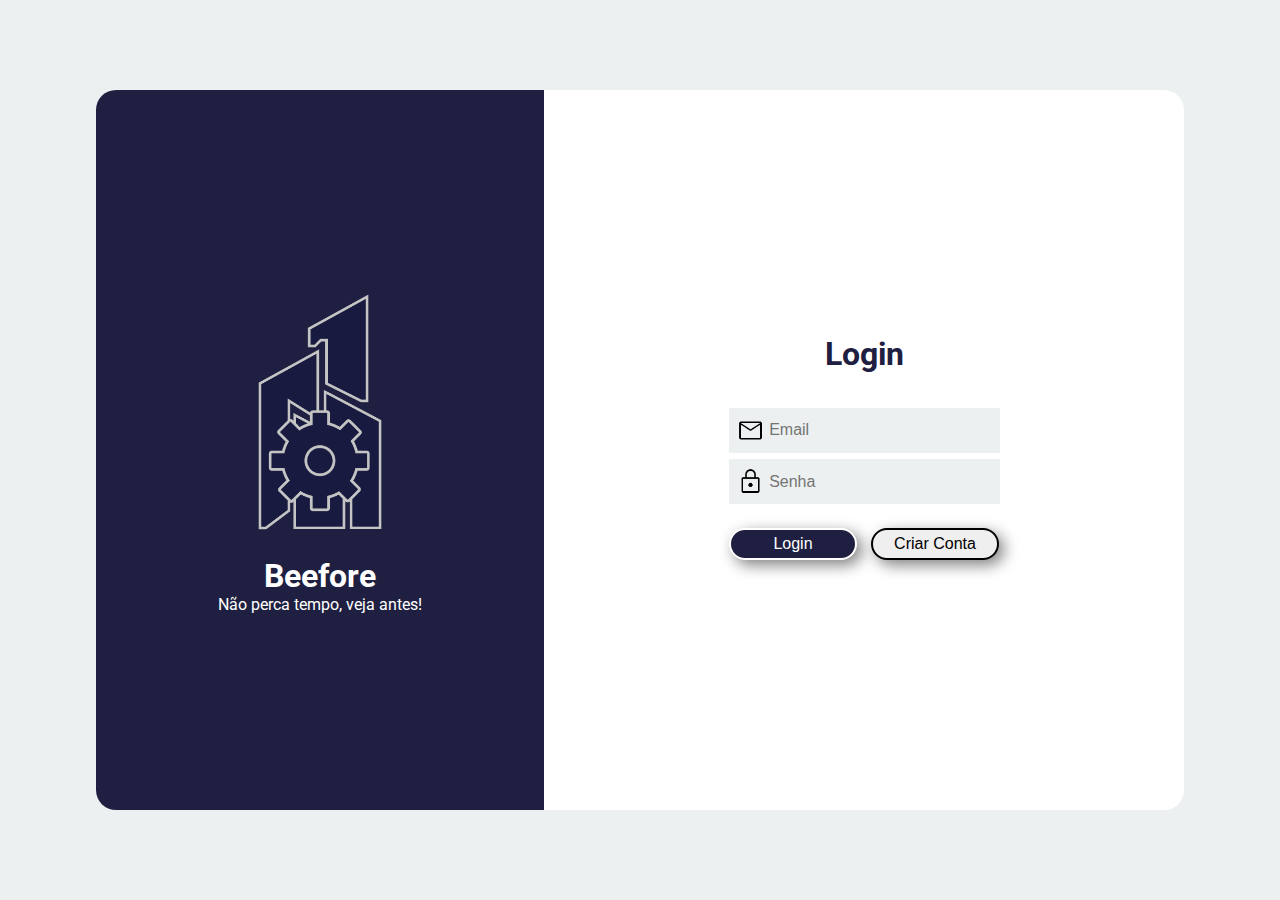
<file: index.html>
<!DOCTYPE html>
<html lang="pt-br">

<head>
    <meta charset="UTF-8">
    <meta http-equiv="X-UA-Compatible" content="IE=edge">
    <meta name="viewport" content="width=device-width, initial-scale=1.0">
    <link rel="stylesheet" href="/css/global.css">
    <link rel="stylesheet" href="/css/index.css">
    <title>Beefore</title>
</head>

<style>
    @import url("https://fonts.googleapis.com/css2?family=Roboto:ital,wght@0,300;0,400;0,500;0,700;0,900;1,300;1,400;1,500;1,700;1,900&display=swap");
</style>

<body>
    <main>
        <aside class="side-logo">
            <img src="/assets/Logo.png">
            <h1>
                Beefore
            </h1>
            <p>
                Não perca tempo, veja antes!
            </p>
        </aside>
        <aside class="side-login-register">
            <div id="forms">
                <div class="title">
                    <h1 id="form-title">Login</h1>
                </div>
                <div>
                    <form id="form-login">
                        <div class="input-icone">
                            <img src="/assets/Icon-Email.png">
                            <input id="input-login-email" type="text" placeholder="Email" required>
                        </div>
                        <div class="input-icone">
                            <img src="/assets/Icon-Cadeado.png">
                            <input id="input-login-senha" type="password" placeholder="Senha" required>
                        </div>
                    </form>
                    <form id="form-criar-conta">
                        <div class="input-icone">
                            <img src="/assets/Icon-Pessoa.png">
                            <input id="input-criar-conta-nome" type="text" placeholder="Nome" required>
                        </div>
                        <div class="input-icone">
                            <img src="/assets/Icon-Pessoa.png">
                            <input id="input-criar-conta-cartao" type="text" placeholder="ID do Cartão" required>
                        </div>
                        <div class="input-icone">
                            <img src="/assets/Icon-Pessoa.png">
                            <input id="input-criar-conta-ocupacao" type="text" placeholder="Ocupação">
                        </div>
                        <div class="input-icone">
                            <img src="/assets/Icon-Email.png">
                            <input id="input-criar-conta-email" type="text" placeholder="Email" required>
                        </div>
                        <div class="input-icone">
                            <img src="/assets/Icon-Cadeado.png">
                            <input id="input-criar-conta-senha" type="password" placeholder="Senha" required>
                        </div>
                        <div class="input-icone">
                            <img src="/assets/Icon-Cadeado.png">
                            <input id="input-criar-conta-confirmar-senha" type="password" placeholder="Repita a senha"
                                required>
                        </div>
                    </form>
                </div>
                <div>
                    <button class="active-button" id="button-login" active="true">Login</button>
                    <button class="unactive-button" id="button-criar-conta" active="false">Criar Conta</button>
                </div>
            </div>
            <div id="loading">
                <div class="load-wheel"></div>
            </div>
            <div class="response">
                <h2 id="response-title"></h2>
                <p id="response-text"></p>
                <button id="button-confirm">Ok</button>
            </div>
        </aside>
    </main>
    <script src="scripts/index/login-cadastro.js"></script>
</body>

</html>
</file>
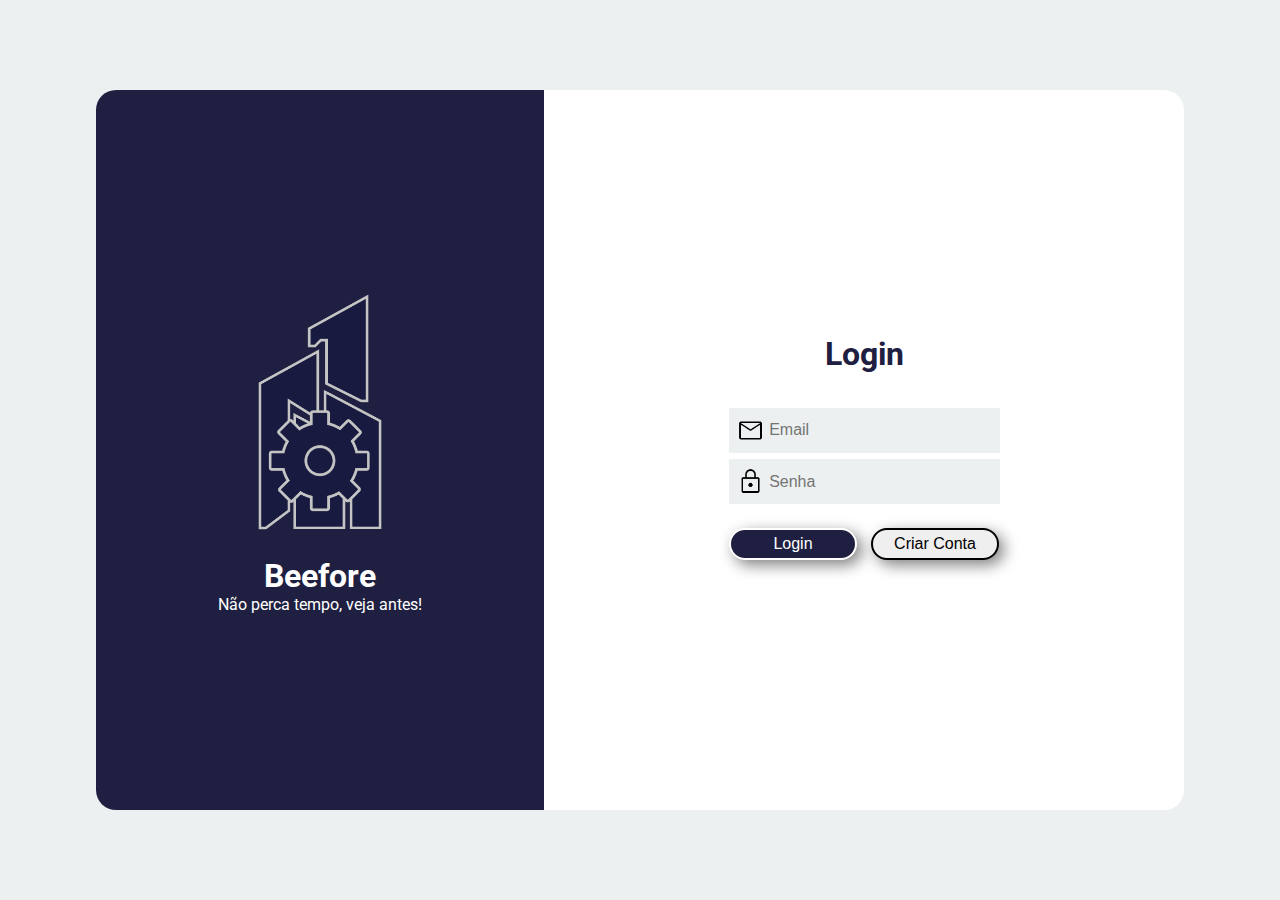
<file: autorizacao.html>
<!DOCTYPE html>
<html lang="pt-br">
<head>
    <meta charset="UTF-8">
    <meta http-equiv="X-UA-Compatible" content="IE=edge">
    <meta name="viewport" content="width=device-width, initial-scale=1.0">
    <link rel="stylesheet" href="/css/global.css">
    <link rel="stylesheet" href="/css/autorizacao.css">
    <title>Beefore</title>
    <meta id="coordinator-only">
    <script type="module"  src="scripts/verificar-token.js"></script>
</head>

<style>
    @import url("https://fonts.googleapis.com/css2?family=Roboto:ital,wght@0,300;0,400;0,500;0,700;0,900;1,300;1,400;1,500;1,700;1,900&display=swap");
</style>

<body>
    <main>
        <aside class="side-link-info">
            <div class="user-info">
                <div class="perfil">
                    <img id="foto-perfil" src="assets/perfil.png" alt="Foto de perfil do usuário">
                    <h1 id="nome">Nome Da Pessoa</h1>
                </div>
                <div class="menu-mobile">
                    <button id="button-menu">
                        <div class="linha1"></div>
                        <div class="linha2"></div>
                        <div class="linha3"></div>
                    </button>
                </div>
            </div>
            <div class="nav-list">
                <li>
                    <a href="/dashboard.html">Início</a>
                </li>
                <li>
                    <a href="/registros.html">Meus Registros</a>
                </li>
                <li id="button-registros-usuarios" style="display: none;">
                    <a href="/registros-coordenador.html">Registros de Usuários</a>
                </li>
                <li id="button-autorizacoes" style="display: none;">
                    <a href="/autorizacao.html">Autorizações</a>
                </li>
                <li>
                    <a href="/preferencias.html">Preferências</a>
                </li>
                <li id="button-sair">
                    <a href="/">Sair</a>
                </li>
            </div>
            <script type="module" src="/scripts/menu.js"></script>
            <script src="/scripts/menu-mobile.js"></script>
        </aside>
        <aside class="autorizacao">
            <div class="container">
                <div class="container-autorizacao">
                    <div class="title">
                        <h1>Lista de autorizações</h1>
                    </div>
                    <div class="box-autorizacao">
                    </div>
                </div>
            </div>
        </aside>
        <script type="module" src="/scripts/autorizacao/autorizacao.js"></script>
    </main>
</body>
</file>
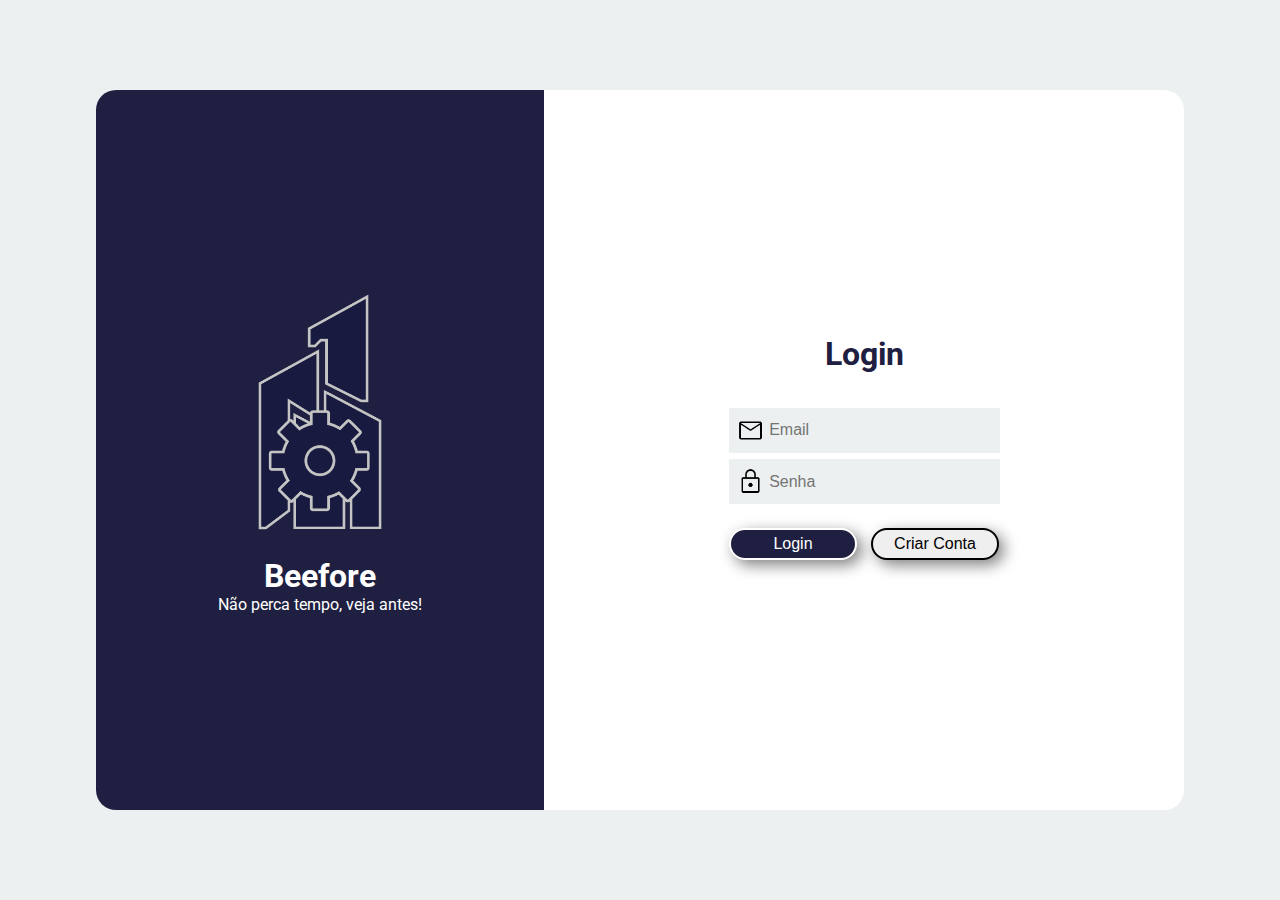
<file: preferencias.html>
<!DOCTYPE html>
<html lang="pt-br">

<head>
    <meta charset="UTF-8">
    <meta http-equiv="X-UA-Compatible" content="IE=edge">
    <meta name="viewport" content="width=device-width, initial-scale=1.0">
    <link rel="stylesheet" href="/css/global.css">
    <link rel="stylesheet" href="/css/preferencias.css">
    <title>Beefore</title>
    <script type="module" src="scripts/verificar-token.js"></script>
</head>

<style>
    @import url("https://fonts.googleapis.com/css2?family=Roboto:ital,wght@0,300;0,400;0,500;0,700;0,900;1,300;1,400;1,500;1,700;1,900&display=swap");
</style>

<body>
    <main>
        <aside class="side-link-info">
            <div class="user-info">
                <div class="perfil">
                    <img id="foto-perfil" src="assets/perfil.png" alt="Foto de perfil do usuário">
                    <h1 id="nome">Nome Da Pessoa</h1>
                </div>
                <div class="menu-mobile">
                    <button id="button-menu">
                        <div class="linha1"></div>
                        <div class="linha2"></div>
                        <div class="linha3"></div>
                    </button>
                </div>
            </div>
            <div class="nav-list">
                <li>
                    <a href="/dashboard.html">Início</a>
                </li>
                <li>
                    <a href="/registros.html">Meus Registros</a>
                </li>
                <li id="button-registros-usuarios" style="display: none;">
                    <a href="/registros-coordenador.html">Registros de Usuários</a>
                </li>
                <li id="button-autorizacoes" style="display: none;">
                    <a href="/autorizacao.html">Autorizações</a>
                </li>
                <li>
                    <a href="/preferencias.html">Preferências</a>
                </li>
                <li id="button-sair">
                    <a href="/">Sair</a>
                </li>
            </div>
            <script type="module" src="/scripts/menu.js"></script>
            <script src="/scripts/menu-mobile.js"></script>
        </aside>
        <aside class="preferencias">
            <div class="container">
                <div class="forms">
                    <div class="title">
                        <h1 id="form-title">Preferências</h1>
                    </div>
                    <div>
                        <form id="form-preferencias">
                            <div class="input-icone">
                                <img src="/assets/Icon-Pessoa.png">
                                <input id="input-preferencias-nome" type="text" placeholder="Nome" required>
                            </div>
                            <div class="input-icone">
                                <img src="/assets/Icon-Cartao.png">
                                <input id="input-preferencias-cartao" type="text" placeholder="ID do cartão" required>
                            </div>
                            <div class="input-icone">
                                <img src="/assets/Icon-Pessoa.png">
                                <input id="input-preferencias-funcao" type="text" placeholder="Ocupação" required>
                            </div>
                            <div class="input-icone">
                                <img src="/assets/Icon-Pessoa.png">
                                <input id="input-preferencias-imagem" type="url" placeholder="Imagem de perfil (URL)"
                                    required>
                            </div>
                            <div class="input-icone">
                                <img src="/assets/Icon-Cadeado.png">
                                <input id="input-preferencias-senha" type="password" placeholder="Senha" required>
                            </div>
                            <div class="input-icone">
                                <img src="/assets/Icon-Cadeado.png">
                                <input id="input-preferencias-confirmar-senha" type="password"
                                    placeholder="Repita a senha" required>
                            </div>
                        </form>
                    </div>
                    <div class="checkbox">
                        <input type="checkbox" id="comprovante" name="comprovante">
                        <label class="checkbox-frase" for="comprovante">Receber comprovante de entrada e saída</label>
                    </div>
                    <div class="buttons">
                        <a href="/sincronizar.html"><button>Sincronizar com Telegram</button></a>
                    </div>
                    <div class="controls">
                        <button id="button-confirmar">Confirmar Alterações</button>
                    </div>
                </div>
                <div id="loading">
                    <div class="load-wheel"></div>
                </div>
                <div class="response">
                    <h2 id="response-title"></h2>
                    <p id="response-text"></p>
                    <button id="button-confirm">Ok</button>
                </div>
            </div>
            <script type="module" src="scripts/preferencias/preferencias.js"></script>
        </aside>
    </main>
</body>

</html>
</file>
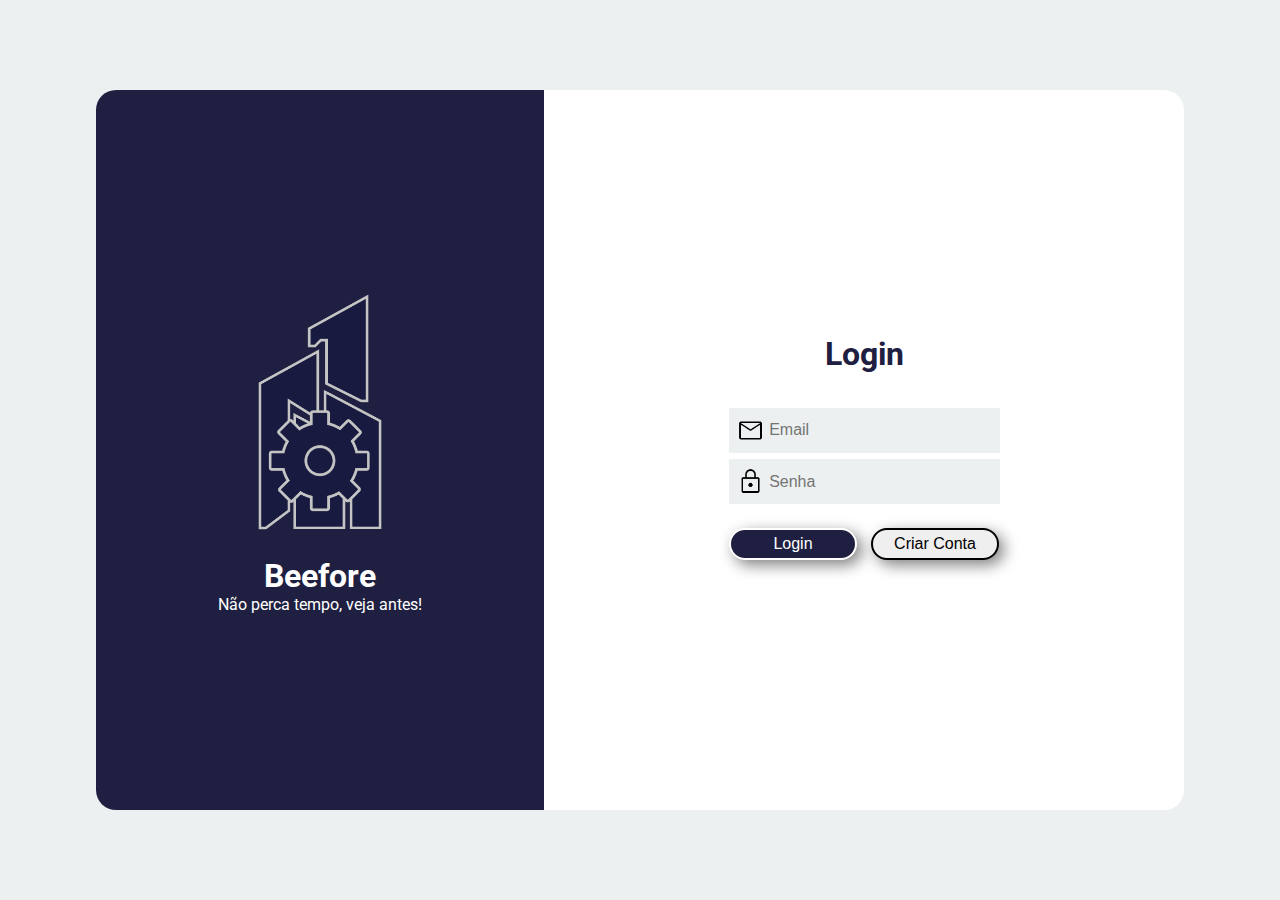
<file: qrcode-viewer.html>
<!DOCTYPE html>
<html lang="pt-br">

<head>
    <meta charset="UTF-8">
    <meta http-equiv="X-UA-Compatible" content="IE=edge">
    <meta name="viewport" content="width=device-width, initial-scale=1.0">
    <link rel="stylesheet" href="/css/global.css">
    <link rel="stylesheet" href="/css/qrcode-viewer.css">
    <title>Beefore</title>
    <script type="module" src="scripts/verificar-token.js"></script>
</head>

<style>
    @import url("https://fonts.googleapis.com/css2?family=Roboto:ital,wght@0,300;0,400;0,500;0,700;0,900;1,300;1,400;1,500;1,700;1,900&display=swap");
</style>

<body>
    <div class="qrcode-text">
        <h1>Escaneie o QR Code abaixo para registrar sua entrada/saída do laboratório</h1>
        <p>Se ativado, você irá receber um comprovante de registro no Telegram do <b>@BeeforeBot</b></p>
        <p id="actionReg"></p>
    </div>
    <img id="qrcode">
    <script type="module" src="/scripts/qrcode-viewer/pegar-qrcode.js"></script>
</body>

</html>
</file>
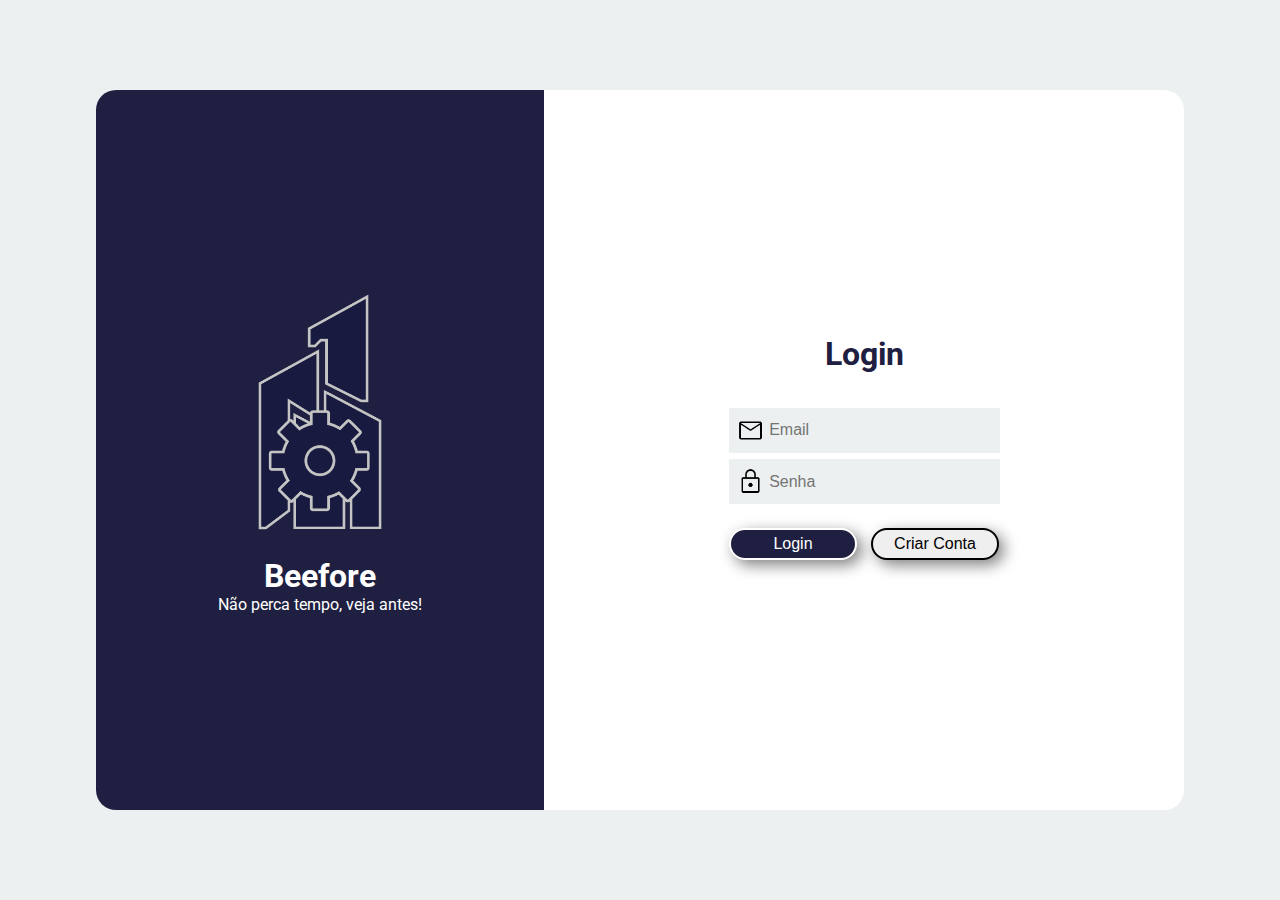
<file: qrcode.html>
<!DOCTYPE html>
<html lang="pt-br">

<head>
    <meta charset="UTF-8">
    <meta http-equiv="X-UA-Compatible" content="IE=edge">
    <meta name="viewport" content="width=device-width, initial-scale=1.0">
    <link rel="stylesheet" href="/css/global.css">
    <link rel="stylesheet" href="/css/qrcode.css">
    <title>Beefore</title>
    <script type="module" src="scripts/verificar-token.js"></script>
</head>

<style>
    @import url("https://fonts.googleapis.com/css2?family=Roboto:ital,wght@0,300;0,400;0,500;0,700;0,900;1,300;1,400;1,500;1,700;1,900&display=swap");
</style>

<body>
    <h1 id="message-title"></h1>
    <p id="message-text"></p>
    <div id="loading">
        <div class="load-wheel"></div>
    </div>
    <img src="/assets/Logo.png">
    <h1>Beefore</h1>
    <p>Não perca tempo, veja antes!</p>
    <script type="module" src="/scripts/qrcode/verificar-codigo.js"></script>
</body>

</html>
</file>
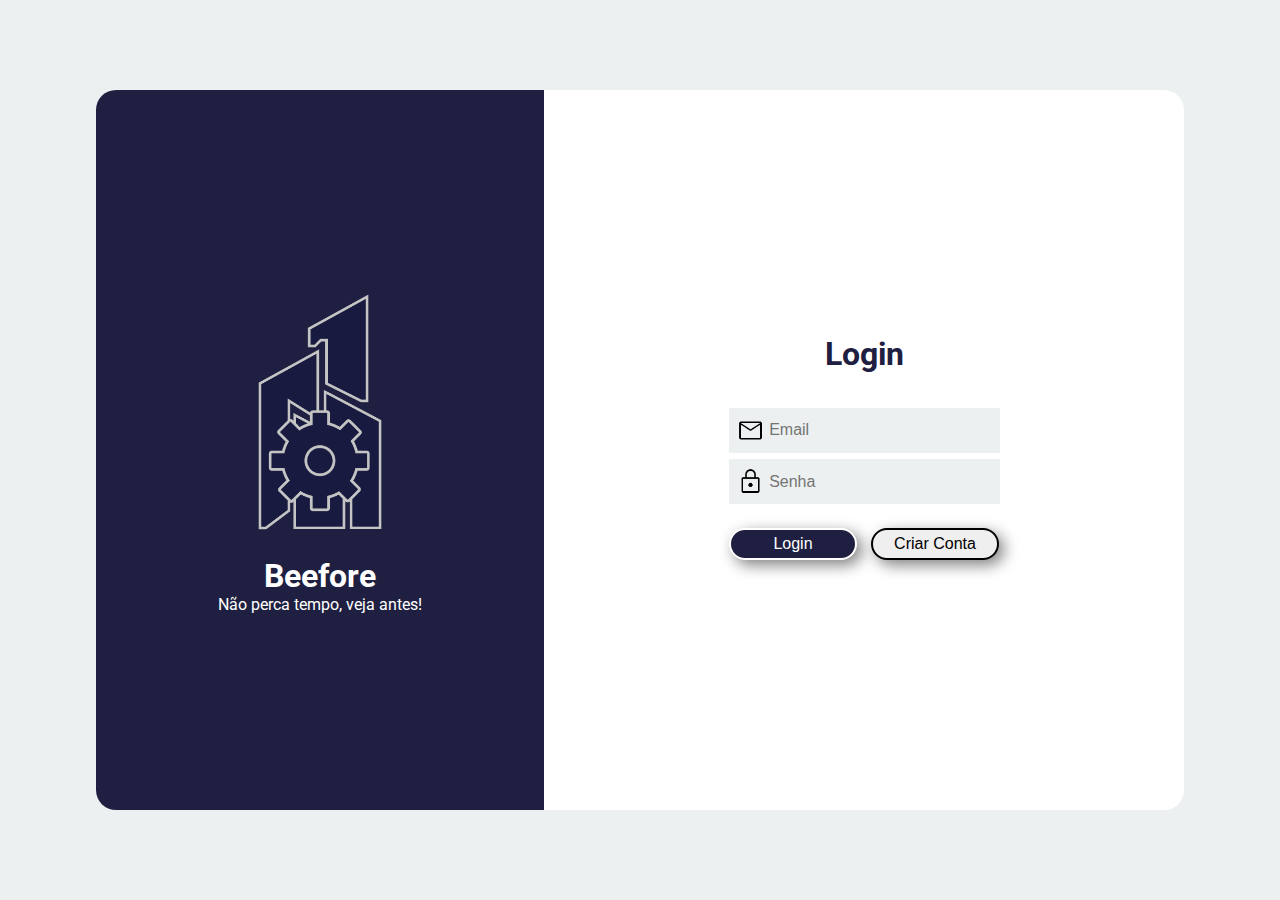
<file: sincronizar.html>
<!DOCTYPE html>
<html lang="pt-br">

<head>
    <meta charset="UTF-8">
    <meta http-equiv="X-UA-Compatible" content="IE=edge">
    <meta name="viewport" content="width=device-width, initial-scale=1.0">
    <link rel="stylesheet" href="/css/global.css">
    <link rel="stylesheet" href="/css/sincronizar.css">
    <title>Beefore</title>
    <script type="module" src="scripts/verificar-token.js"></script>
</head>

<style>
    @import url("https://fonts.googleapis.com/css2?family=Roboto:ital,wght@0,300;0,400;0,500;0,700;0,900;1,300;1,400;1,500;1,700;1,900&display=swap");
</style>

<body>
    <main>
        <aside class="side-logo">
            <img src="/assets/Logo.png">
            <h1>
                Beefore
            </h1>
            <p>
                Não perca tempo, veja antes!
            </p>
        </aside>
        <aside class="side-sincronizar">
            <div id="side-sincronizar">
                <div class="title">
                    <h1 id="form-title">Sincronizar com Telegram</h1>
                    <p>Envie /sincronizar para <b>@BeeforeBot</b> no Telegram para receber seu código</p>
                </div>
                <form id="form-codigo">
                    <input id="input-codigo-1" type="number" min="0" max="9" placeholder="0" required>
                    <input id="input-codigo-2" type="number" min="0" max="9" placeholder="0" required>
                    <input id="input-codigo-3" type="number" min="0" max="9" placeholder="0" required>
                    <input id="input-codigo-4" type="number" min="0" max="9" placeholder="0" required>
                    <input id="input-codigo-5" type="number" min="0" max="9" placeholder="0" required>
                    <input id="input-codigo-6" type="number" min="0" max="9" placeholder="0" required>
                </form>
                <button id="button-confirmar">Confirmar</button>
            </div>
            <div>
                <div id="loading">
                    <div class="load-wheel"></div>
                </div>
                <div class="response">
                    <h2 id="response-title"></h2>
                    <p id="response-text"></p>
                    <button id="button-confirm">Ok</button>
                </div>
            </div>
        </aside>
    </main>
    <script src="/scripts/sincronizar/min-max.js"></script>
    <script src="/scripts/sincronizar/verificar-codigo.js"></script>
</body>

</html>
</file>
<file: css/global.css>
:root {
    --background: #ECF0F1;
    --primary: #1F2041;
    --secondary: #4B3F72;
    --text: #9D96B8;
    --tertiary: #119DA4;
    --quartenary: #19647E;
    font-family: 'Roboto', sans-serif;
}

* {
    box-sizing: border-box;
    margin: 0;
    padding: 0;
}

body {
    background-color: var(--background);
}

/*dashboard-nav*/

main {
    display: none;
    flex-direction: row;
}

.menu-mobile {
    display: none;
    cursor: pointer;
}

.menu-mobile div {
    width: 32px;
    height: 2px;
    background: #FFFFFF;
    margin: 8px;
    transition: 0.3s;
}

.menu-mobile button {
    opacity: 1;
    background-color: transparent;
    border: none;
}

.user-info {
    display: flex;
    flex-direction: row;
    align-items: center;
    justify-content: center;
}

.perfil img {
    width: 60%;
    margin-bottom: 20px;
    border-radius: 100px;
}

.marca-beefore img {
    width: 20%;
}


.side-link-info {
    display: flex;
    flex-direction: column;
    justify-content: space-between;
    align-items: center;
    background-color: var(--primary);
    text-align: center;
    color: #FFFFFF;
    height: 100vh;
    width: 260px;
    padding: 6px 24px;
}

.perfil {
    display: flex;
    flex-direction: column;
    justify-content: center;
    align-items: center;
    text-align: center;
    padding-top: 2em;
}

#nome {
    margin-top: 1em;
}

.nav-list {
    display: flex;
    flex-direction: column;
    justify-content: center;
    align-items: center;
    text-align: center;
    padding-bottom: 1em;
}

#button-sair {
    color: red;
}

.nav-list li, #button-sair {
    list-style: none;
    padding: 6px;
}

a {
    text-decoration: none;
    color: inherit;
}

@media(max-width: 750px){
    main {
        display: flex;
        flex-direction: column;
    }

    .user-info {
        justify-content: space-evenly;
    }

    .menu-mobile {
        display: block;
    }

    .side-link-info {
        display: flex;
        flex-direction: column;
        background-color: var(--primary);
        justify-content: center;
        align-items: flex-start;
        text-align: center;
        color: #FFFFFF;
        height: max-content;
        width: 100%;
        padding: 0px;
    }

    .perfil img {
        width: 18%;
        border-radius: 100px;
        margin: 0;
    }

    .perfil {
        margin: 10px;
        padding: 0px;
        display: flex;
        flex-direction: row;
        justify-content: flex-start;
    }

    #nome {
        margin: 0;
        font-size: small;
        margin-left: 10px;
        display: block;
    }

    .nav-list {
        position: relative;
        width: 100vw;
        height: 12rem;
        background-color: var(--primary);
        display: flex;
        flex-direction: column;
        align-items: center;
        justify-content: space-around;
    }
}
</file>
<file: css/index.css>
main {
    display: flex;
    flex-direction: row;
    justify-content: center;
    align-items: center;
    height: 100vh;
}

.side-logo {
    display: flex;
    flex-direction: column;
    justify-content: center;
    align-items: center;
    border-bottom-left-radius: 20px;
    border-top-left-radius: 20px;
    width: 35vw;
    height: 80vh;
    background-color: var(--primary);
    text-align: center;
    color: #FFFFFF;
}

.side-logo img {
    width: 250px;
    height: 250px;
    margin-bottom: 20px;
}

.side-login-register {
    display: flex;
    flex-direction: column;
    justify-content: center;
    align-items: center;
    border-bottom-right-radius: 20px;
    border-top-right-radius: 20px;
    width: 50vw;
    height: 80vh;
    background-color: #FFFFFF;
    color: var(--primary);
    position: relative;
}

#forms {
    display: flex;
    flex-direction: column;
    justify-content: center;
    align-items: center;
}

#form-title {
    font-size: 2em;
}

.side-login-register form {
    display: flex;
    flex-direction: column;
    align-items: center;
    justify-content: center;
    margin-top: 2em;
    margin-bottom: 1em;
}

.side-login-register .form-field {
    display: flex;
    flex-direction: row;
}

.side-login-register form input {
    font-size: medium;
    font-weight: 400;
    margin: 5px;
    border: none;
    width: 80%;
    height: 2.2em;
}

.side-login-register button {
    width: 8em;
    height: 2em;
    font-size: medium;
    font-weight: normal;
    margin: 5px;
    border-radius: 20px;
    box-shadow: rgb(128, 128, 128) 5px 5px 15px;
    border: 2px solid;
}

#button-confirm {
    background-color: var(--primary);
    color: #FFFFFF;
    cursor: pointer;
    transition: ease-in-out 0.2s;
    opacity: 100%;
}

#button-confirm:hover {
    background-color: #FFFFFF;
    color: var(--primary);
    transition: ease-in-out 0.2s;
}

.side-cadastro-register {
    display: flex;
    flex-direction: column;
    justify-content: center;
    align-items: center;
    border-bottom-right-radius: 20px;
    border-top-right-radius: 20px;
    width: 50vw;
    height: 80vh;
    background-color: #FFFFFF;
    color: var(--primary);
    position: relative;
}

#form-title {
    font-size: 2em;
}

.side-cadastro-register form {
    display: flex;
    flex-direction: column;
    align-items: center;
    justify-content: center;
    margin-top: 2em;
    margin-bottom: 1em;
}

.side-cadastro-register .form-field {
    display: flex;
    flex-direction: row;
}

.side-cadastro-register form input {
    font-size: medium;
    font-weight: 400;
    margin: 5px;
    border: none;
    width: 80%;
    height: 2.2em;
}

.input-icone {
    display: flex;
    flex-direction: row;
    flex-wrap: nowrap;
    justify-content: center;
    align-items: center;
    background-color: var(--background);
    margin: 3px;
    width: 100%;
}

.input-icone img {
    width: 10%;
}

input {
    background-color: var(--background);
    outline: none;
}

input:-webkit-autofill,
input:-webkit-autofill:hover, 
input:-webkit-autofill:focus {
  -webkit-text-fill-color: #000000;
  -webkit-box-shadow: 0 0 0px 1000px var(--background)inset;
  transition: background-color 5000s ease-in-out 0s;
}

.side-cadastro-register button {
    width: 8em;
    height: 2em;
    font-size: medium;
    font-weight: normal;
    margin: 5px;
    border-radius: 20px;
    box-shadow: rgb(128, 128, 128) 7px 7px 15px;
}

.active-button {
    background-color: var(--primary);
    color: #FFFFFF;
    cursor: pointer;
    transition: ease-in-out 0.2s;
    opacity: 100%;
}

.inactive-button {
    background-color: #FFFFFF;
    cursor: pointer;
    transition: ease-in-out 0.2s;
    opacity: 100%;
}

.active-button:hover {
    background-color: #FFFFFF;
    color: var(--primary);
    transition: ease-in-out 0.2s;
}

.inactive-button:hover {
    background-color: var(--primary);
    color: #FFFFFF;
    transition: ease-in-out 0.2s;
}

#form-criar-conta {
    display: none;
}

.load-wheel {
    border: 10px solid var(--primary);
    border-top: 10px solid white;
    border-bottom: 10px solid white;
    border-radius: 50%;
    width: 4em;
    height: 4em;
    animation: spin 2s linear infinite;
}

#loading {
    display: none;
    border-radius: 50%;
}

@keyframes spin {
    0% {
        transform: rotate(0deg);
    }

    100% {
        transform: rotate(360deg);
    }
}

.response {
    display: none;
    flex-direction: column;
    align-items: center;
    justify-content: center;
    width: 100%;
    height: 100%;
    margin: 10px;
}

.response p {
    color: var(--text);
    margin: 5px;
    text-align: justify;
}

.response h2 {
    color: var(--text);
    margin: 5px;
    text-align: center;
}

@media(max-width: 760px) {
    main {
        display: flex;
        flex-direction: column;
        justify-content: center;
        align-items: center;
        height: max-content;
        margin: 5px 0px 5px 0px;
    }

    section {
        width: 50%;
    }

    .side-logo {
        display: flex;
        flex-direction: column;
        justify-content: center;
        align-items: center;
        border-top-right-radius: 20px;
        border-top-left-radius: 20px;
        border-bottom-left-radius: 0px;
        width: 90vw;
        height: max-content;
        background-color: var(--primary);
        text-align: center;
        color: #FFFFFF;
        padding: 10px;
    }

    .side-logo img {
        width: 150px;
        height: 150px;
        margin-bottom: 20px;
    }

    .side-login-register {
        display: flex;
        flex-direction: column;
        justify-content: center;
        align-items: center;
        border-bottom-right-radius: 20px;
        border-bottom-left-radius: 20px;
        border-top-right-radius: 0px;
        width: 90vw;
        height: max-content;
        padding: 10px;
        background-color: #FFFFFF;
        color: var(--primary)
    }

    #form-title {
        font-size: 2em;
    }

    .side-login-register form input {
        font-size: large;
        font-weight: 400;
        margin: 5px;
        border: none;
        width: 80%;
        height: 3em;
    }

    .side-login-register button {
        display: flex;
        justify-content: center;
        width: 9em;
        height: 2.5em;
        font-size: large;
        font-weight: bold;
        padding-top: 12px;
        margin: 5px;
        border-radius: 30px;
        box-shadow: rgb(128, 128, 128) 5px 5px 15px;
    }
}
</file>
<file: css/autorizacao.css>
* {
    margin: 0;
    box-sizing: border-box;
}

.autorizacao {
    display: flex;
    flex-direction: column;
    align-items: center;
    justify-content: center;
    align-items: center;
    width: 80%;
}

.container {
    display: flex;
    flex-direction: column;
    align-items: center;
    justify-content: flex-start;
    width: 73vw;
    height: 90vh;
    padding: 20px;
    margin: 20px 20px;
    border-radius: 20px;
    background-color: #FFFFFF;
    text-align: center;
    font-size: 20px;
    color: var(--primary);
    overflow-y: scroll;
}

.container::-webkit-scrollbar {
    width: 12px;
}

.container::-webkit-scrollbar-track {
    background: #e0e0e0;
    border-top-right-radius: 20px;
    border-bottom-right-radius: 20px;
}

.movimento::-webkit-scrollbar-track {
    background: var(--background);
}

.container::-webkit-scrollbar-thumb {
    background: #FFFFFF;
    border: 2px solid rgba(83, 83, 83, 0.411);
    border-radius: 10px;
}

.container::-webkit-scrollbar-thumb:hover {
    background: var(--background);
}

.container-autorizacao {
    display: flex;
    flex-direction: column;
    justify-content: center;
    align-items: center;
}

.container .container-autorizacao {
    display: flex;
    flex-direction: column;
    align-items: center;
    justify-content: center;
    margin-top: 2em;
    margin-bottom: 1em;
}

.container .container-autorizacao .box {
    display: flex;
    flex-direction: row;
    align-items: center;
    justify-content: center;
    width: fit-content;
    max-width: 700px;
    height: 170px;
    padding: 20px;
    margin: 20px 0px;
    border-radius: 20px;
    background-color: #ECF0F1;
    text-align: center;
    color: var(--primary);
    font-size: 0.8em;
}

.box {
    border: 3px solid var(--primary);
}

#linha {
    height: 150px;
    border-right: 3px solid var(--primary);
    margin: 0px 20px;
}

#authorization-type {
    width: 180px;
}

.identificacao-autorizacao {
    text-align: left;
}

.buttons {
    display: flex;
    flex-direction: column;
    justify-content: center;
    align-items: center;
    max-width: 25%;
    text-align: center;
}

.buttons button {
    display: flex;
    flex-direction: column;
    width: fit-content;
    padding: 5px 10px;
    height: 2em;
    font-size: medium;
    font-weight: bolder;
    margin: 20px 5px;
    border-radius: 20px;
    box-shadow: rgb(128, 128, 128) 5px 5px 15px;
    border: 3px solid;
    cursor: pointer;
}

#button-aprovar {
    background-color: #75F472;
    color: var(--primary);
}

#button-rejeitar {
    background-color: #F47272;
    color: var(--primary);
}

#button-aprovar:hover {
    background-color: var(--primary);
    color: #75F472;
    transition: ease-in-out 0.2s;
}

#button-rejeitar:hover {
    background-color: var(--primary);
    color: #F47272;
    transition: ease-in-out 0.2s;
}

@media(max-width: 750px){
    .autorizacao {
        display: flex;
        flex-direction: column;
        align-items: center;
        justify-content: center;
        width: 100%;
    }

    .container {
        display: flex;
        flex-direction: column;
        align-items: center;
        justify-content: flex-start;
        width: 90vw;
        height: 140vh;
        padding: 20px;
        margin: 20px 10px;
        border-radius: 20px;
        background-color: #FFFFFF;
        text-align: center;
        font-size: 15px;
        color: var(--primary);
    }

    .container-autorizacao {
        display: flex;
        flex-direction: column;
        justify-content: center;
        align-items: center;
    }

    .title {
        font-size: 1em;
    }

    .container .container-autorizacao {
        display: flex;
        flex-direction: column;
        align-items: center;
        justify-content: center;
        margin-top: 2em;
        margin-bottom: 1em;
    }

    .container .container-autorizacao .box {
        display: flex;
        flex-direction: column;
        align-items: center;
        justify-content: center;
        width: 250px;
        height: 350px;
        padding: 10px;
        margin: 20px 0px;
        border-radius: 20px;
        background-color: #ECF0F1;
        text-align: center;
        color: var(--primary);
    }
    
    #linha-mobile {
        width: 150px;
        border-top: 3px solid var(--primary);
        margin: 20px 0px;
    }

    #linha {
        display: none;
    }

    .identificacao-autorizacao {
        text-align: center;
    }
    
    .buttons button {
        display: flex;
        flex-direction: row;
        width: fit-content;
        padding: 5px 10px;
        height: 2em;
        font-size: medium;
        font-weight: bolder;
        margin: 20px 5px;
        border-radius: 20px;
        box-shadow: rgb(128, 128, 128) 5px 5px 15px;
        border: 3px solid;
        cursor: pointer;
    }

    .buttons {
        display: flex;
        flex-direction: column;
        justify-content: center;
        align-items: center;
        max-width: 70%;
        text-align: center;
    }
    
}
</file>
<file: css/preferencias.css>
* {
    margin: 0;
    box-sizing: border-box;
}

.preferencias {
    display: flex;
    flex-direction: column;
    align-items: center;
    justify-content: center;
    align-items: center;
    width: 80%;
}

.container {
    display: flex;
    flex-direction: column;
    align-items: center;
    justify-content: center;
    width: 73vw;
    height: 90vh;
    padding: 20px;
    margin: 20px 20px;
    border-radius: 20px;
    background-color: #FFFFFF;
    text-align: center;
    font-size: 20px;
    color: var(--primary);
}

#forms {
    display: flex;
    flex-direction: column;
    justify-content: center;
    align-items: center;
}

#form-title {
    font-size: 2em;
}

.container form {
    display: flex;
    flex-direction: column;
    align-items: center;
    justify-content: center;
    margin-top: 2em;
    margin-bottom: 1em;
}

.container form input {
    font-size: medium;
    font-weight: 400;
    margin: 5px;
    border: none;
    width: 80%;
    height: 2.5em;
}

.input-icone {
    display: flex;
    flex-direction: row;
    flex-wrap: nowrap;
    justify-content: center;
    align-items: center;
    background-color: var(--background);
    margin: 3px;
    width: 90%;
}

.input-icone img {
    width: 10%;
}

input {
    background-color: var(--background);
    outline: none;
}

input:-webkit-autofill,
input:-webkit-autofill:hover, 
input:-webkit-autofill:focus {
  -webkit-text-fill-color: #000000;
  -webkit-box-shadow: 0 0 0px 1000px var(--background)inset;
  transition: background-color 5000s ease-in-out 0s;
}

.checkbox {
    display: flex;
    flex-direction: row;
    align-items: center;
    justify-content: center;
    width: 100%;
    margin-bottom: 0.5em;
}

.checkbox-frase {
    text-align: start;
    margin-left: 10px;
    font-size: 15px;
}

#comprovante {
    width: 20px;
    height: 20px;
    margin-left: 10px;
}

.forms button, #button-confirm {
    width: fit-content;
    padding: 5px;
    height: 2em;
    font-size: medium;
    font-weight: normal;
    margin: 5px;
    border-radius: 20px;
    box-shadow: rgb(128, 128, 128) 5px 5px 15px;
    border: 2px solid;
    cursor: pointer;
}

#button-confirm, #button-confirmar {
    background-color: var(--primary);
    color: #FFFFFF;
    cursor: pointer;
    transition: ease-in-out 0.2s;
    opacity: 100%;
}

#button-confirm {
    width: 5em;
}

#button-confirm:hover, #button-confirmar:hover {
    background-color: #FFFFFF;
    color: var(--primary);
    transition: ease-in-out 0.2s;
}

.forms button:hover {
    background-color: var(--primary);
    color: #FFFFFF;
    transition: ease-in-out 0.2s;
}

.load-wheel {
    border: 10px solid var(--primary);
    border-top: 10px solid white;
    border-bottom: 10px solid white;
    border-radius: 50%;
    width: 4em;
    height: 4em;
    animation: spin 2s linear infinite;
}

#loading {
    display: none;
    border-radius: 50%;
}

@keyframes spin {
    0% {
        transform: rotate(0deg);
    }

    100% {
        transform: rotate(360deg);
    }
}

.response {
    display: none;
    flex-direction: column;
    align-items: center;
    justify-content: center;
    width: 100%;
    height: 100%;
    margin: 10px;
}

.response p {
    color: var(--text);
    margin: 5px;
    text-align: justify;
}

.response h2 {
    color: var(--text);
    margin: 5px;
    text-align: center;
}

@media(max-width: 750px) {
    .preferencias {
        display: flex;
        flex-direction: column;
        align-items: center;
        justify-content: center;
        width: 100%;
    }

    .container {
        display: flex;
        flex-direction: column;
        align-items: center;
        justify-content: center;
        width: 90vw;
        height: max-content;
        padding: 20px;
        margin: 20px 10px;
        border-radius: 20px;
        background-color: #FFFFFF;
        text-align: center;
        font-size: 15px;
        color: var(--primary);
    }

    #forms {
        display: flex;
        flex-direction: column;
        justify-content: center;
        align-items: center;
    }

    #form-title {
        font-size: 2em;
    }

    .container form input {
        font-size: medium;
        font-weight: 400;
        margin: 5px;
        border: none;
        width: 80%;
        height: 2.5em;
    }

    .container form {
        display: flex;
        flex-direction: column;
        align-items: center;
        justify-content: center;
        margin-top: 0.5em;
        margin-bottom: 1em;
    }

    #comprovante {
        width: 30px;
        height: 30px;
    }
}
</file>
<file: css/qrcode-viewer.css>
body {
    display: flex;
    flex-direction: column;
    justify-content: center;
    align-items: center;
    text-align: center;
    height: 100vh;
    overflow-y: none;
    overflow-x: none;
}

.qrcode-text {
    margin: 10px;
    margin-top: none;
}

.qrcode-text h1 p {
    margin: 10px;
    color: var(--primary);
}

#qrcode {
    width: auto;
    max-height: 50%;
    border: 5px solid black;
    border-radius: 10px;
}

#actionReg {
    color: rgb(0, 148, 7);
    font-weight: bold;
}
</file>
<file: css/qrcode.css>
body {
    display: flex;
    flex-direction: column;
    justify-content: center;
    align-items: center;
    text-align: center;
    color: var(--primary);
    height: 100vh;
}

.load-wheel {
    border: 10px solid var(--primary);
    border-top: 10px solid var(--background);
    border-bottom: 10px solid var(--background);
    border-radius: 50%;
    width: 4em;
    height: 4em;
    animation: spin 2s linear infinite;
    margin-top: 10px;
}

#loading {
    display: flex;
    border-radius: 50%;
}

@keyframes spin {
    0% {
        transform: rotate(0deg);
    }

    100% {
        transform: rotate(360deg);
    }
}

img {
    width: 50%;
}

@media(min-width: 750px) {
    img {
        width: 30%;
    }
}
</file>
<file: css/sincronizar.css>
main {
    display: flex;
    flex-direction: row;
    justify-content: center;
    align-items: center;
    height: 100vh;
}

.side-logo {
    display: flex;
    flex-direction: column;
    justify-content: center;
    align-items: center;
    border-bottom-left-radius: 20px;
    border-top-left-radius: 20px;
    width: 35vw;
    height: 75vh;
    background-color: var(--primary);
    text-align: center;
    color: #FFFFFF;
}

.side-logo img {
    width: 60%;
    margin-bottom: 20px;
}

.title {
    display: flex;
    flex-direction: column;
    justify-content: center;
    align-items: center;
    text-align: center;
    margin: 5px
}

.title h1 {
    font-size: 2em;
}

.title p {
    font-size: 1.2em;
}

.side-sincronizar {
    display: flex;
    flex-direction: column;
    justify-content: center;
    align-items: center;
    border-bottom-right-radius: 20px;
    border-top-right-radius: 20px;
    width: 45vw;
    height: 75vh;
    background-color: #FFFFFF;
    color: var(--primary);
    position: relative;
}

#side-sincronizar {
    display: flex;
    flex-direction: column;
    align-items: center;
    justify-content: center;
}

.side-sincronizar form {
    display: flex;
    flex-direction: row;
    flex-wrap: wrap;
    align-items: center;
    justify-content: center;
}

.side-sincronizar form input {
    width: 5rem;
    height: 6rem;
    margin: 5px;
    border: 2px solid var(--primary);
    border-radius: 5px;
    text-align: center;
    color: var(--primary);
    font-size: 3em;
    font-weight: bold;
}

input::-webkit-outer-spin-button,
input::-webkit-inner-spin-button {
    -webkit-appearance: none;
    appearance: none;
    margin: 0;
}

input[type=number] {
    -moz-appearance: textfield;
    appearance: textfield;
}

input::placeholder {
    color: var(--primary);
    opacity: 0.2
}

button {
    width: 10em;
    height: 3em;
    font-size: large;
    font-weight: normal;
    margin: 5px;
    border-radius: 20px;
    box-shadow: rgb(128, 128, 128) 7px 7px 15px;
    background-color: var(--primary);
    color: #FFFFFF;
    cursor: pointer;
    transition: ease-in-out 0.2s;
    opacity: 100%;
}

button:hover {
    background-color: #FFFFFF;
    color: var(--primary);
    transition: ease-in-out 0.2s;
}

.load-wheel {
    border: 10px solid var(--primary);
    border-top: 10px solid white;
    border-bottom: 10px solid white;
    border-radius: 50%;
    width: 4em;
    height: 4em;
    animation: spin 2s linear infinite;
}

#loading {
    display: none;
    border-radius: 50%;
}

@keyframes spin {
    0% {
        transform: rotate(0deg);
    }

    100% {
        transform: rotate(360deg);
    }
}

.response {
    display: none;
    flex-direction: column;
    align-items: center;
    justify-content: center;
    width: 100%;
    height: 100%;
    margin: 10px;
}

.response p {
    color: var(--text);
    margin: 5px;
    text-align: justify;
}

.response h2 {
    color: var(--text);
    margin: 5px;
    text-align: center;
}

@media(max-width: 760px) {
    main {
        display: flex;
        flex-direction: column;
        justify-content: center;
        align-items: center;
        height: max-content;
        margin: 5px 0px 5px 0px;
    }

    section {
        width: 50%;
    }

    .side-logo {
        display: flex;
        flex-direction: column;
        justify-content: center;
        align-items: center;
        border-top-right-radius: 20px;
        border-top-left-radius: 20px;
        border-bottom-left-radius: 0px;
        width: 90vw;
        height: max-content;
        background-color: var(--primary);
        text-align: center;
        color: #FFFFFF;
        padding: 10px;
    }

    .side-logo img {
        width: 50%;
        margin-bottom: 20px;
    }

    .side-sincronizar {
        display: flex;
        flex-direction: column;
        justify-content: center;
        align-items: center;
        border-bottom-right-radius: 20px;
        border-bottom-left-radius: 20px;
        border-top-right-radius: 0px;
        width: 90vw;
        height: max-content;
        padding: 10px;
        background-color: #FFFFFF;
        color: var(--primary)
    }

    .side-sincronizar form {
        display: flex;
        flex-direction: row;
        flex-wrap: wrap;
        align-items: center;
        justify-content: center;
    }

    .side-sincronizar form input {
        width: 2.5rem;
        height: 3.5rem;
        margin: 5px;
        border: 2px solid var(--primary);
        border-radius: 5px;
        text-align: center;
        color: var(--primary);
        font-size: 3em;
        font-weight: bold;
    }
}
</file>
